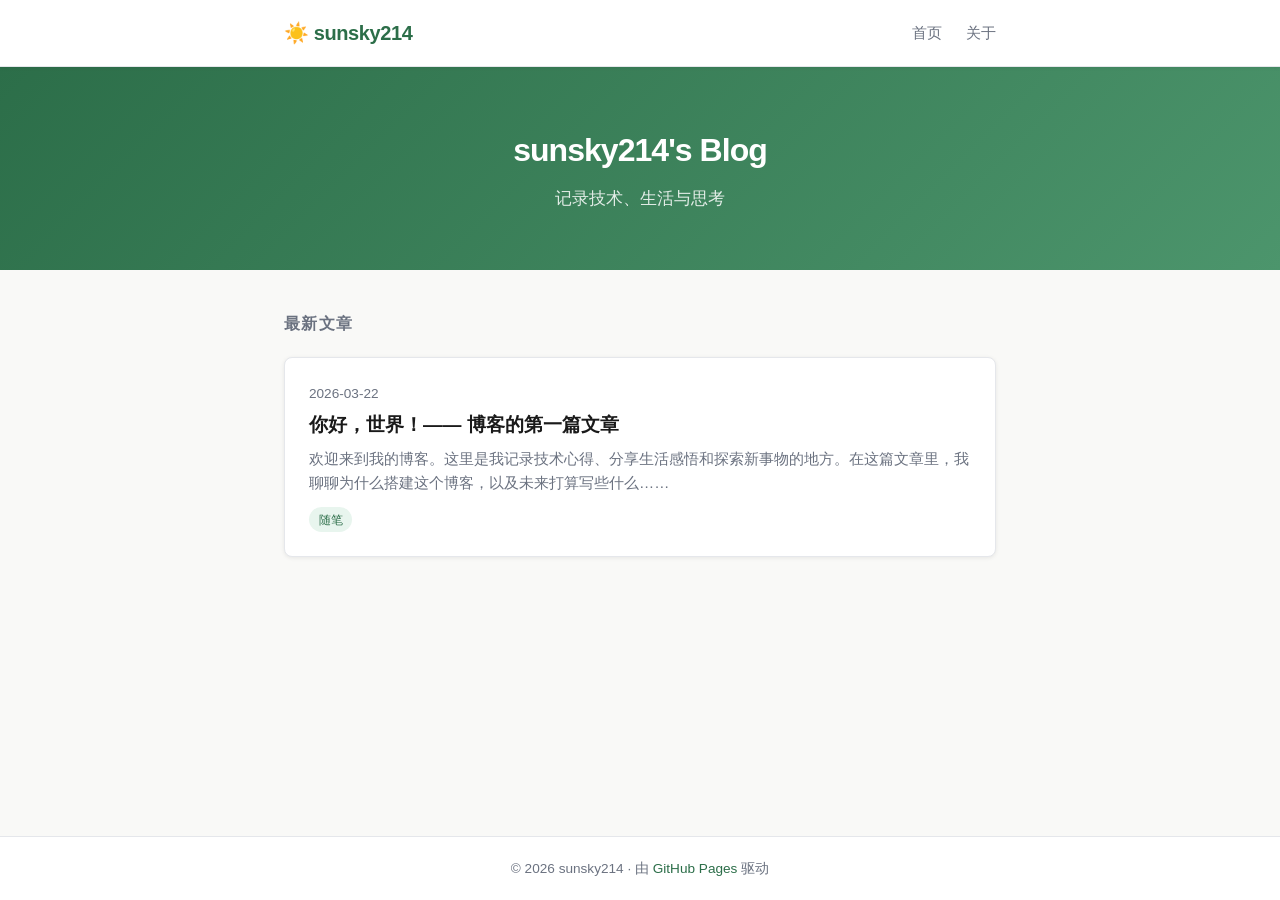
<file: index.html>
<!DOCTYPE html>
<html lang="zh-CN">
<head>
  <meta charset="UTF-8" />
  <meta name="viewport" content="width=device-width, initial-scale=1.0" />
  <meta name="description" content="sunsky214 的个人博客 — 记录技术、生活与思考。" />
  <title>sunsky214's Blog</title>
  <link rel="stylesheet" href="style.css" />
</head>
<body>
  <header class="site-header">
    <div class="container">
      <a class="site-title" href="index.html">☀️ sunsky214</a>
      <nav>
        <ul class="site-nav">
          <li><a href="index.html">首页</a></li>
          <li><a href="#about">关于</a></li>
        </ul>
      </nav>
    </div>
  </header>

  <section class="hero">
    <div class="container">
      <h1>sunsky214's Blog</h1>
      <p>记录技术、生活与思考</p>
    </div>
  </section>

  <main>
    <div class="container">
      <p class="section-heading">最新文章</p>
      <ul class="post-list">
        <li class="post-card">
          <p class="post-card-meta">2026-03-22</p>
          <h2 class="post-card-title">
            <a href="posts/hello-world.html">你好，世界！—— 博客的第一篇文章</a>
          </h2>
          <p class="post-card-excerpt">
            欢迎来到我的博客。这里是我记录技术心得、分享生活感悟和探索新事物的地方。在这篇文章里，我聊聊为什么搭建这个博客，以及未来打算写些什么……
          </p>
          <span class="post-card-tag">随笔</span>
        </li>
      </ul>
    </div>
  </main>

  <footer class="site-footer" id="about">
    <div class="container">
      <p>© 2026 sunsky214 · 由 <a href="https://pages.github.com" target="_blank" rel="noopener">GitHub Pages</a> 驱动</p>
    </div>
  </footer>
</body>
</html>
</file>
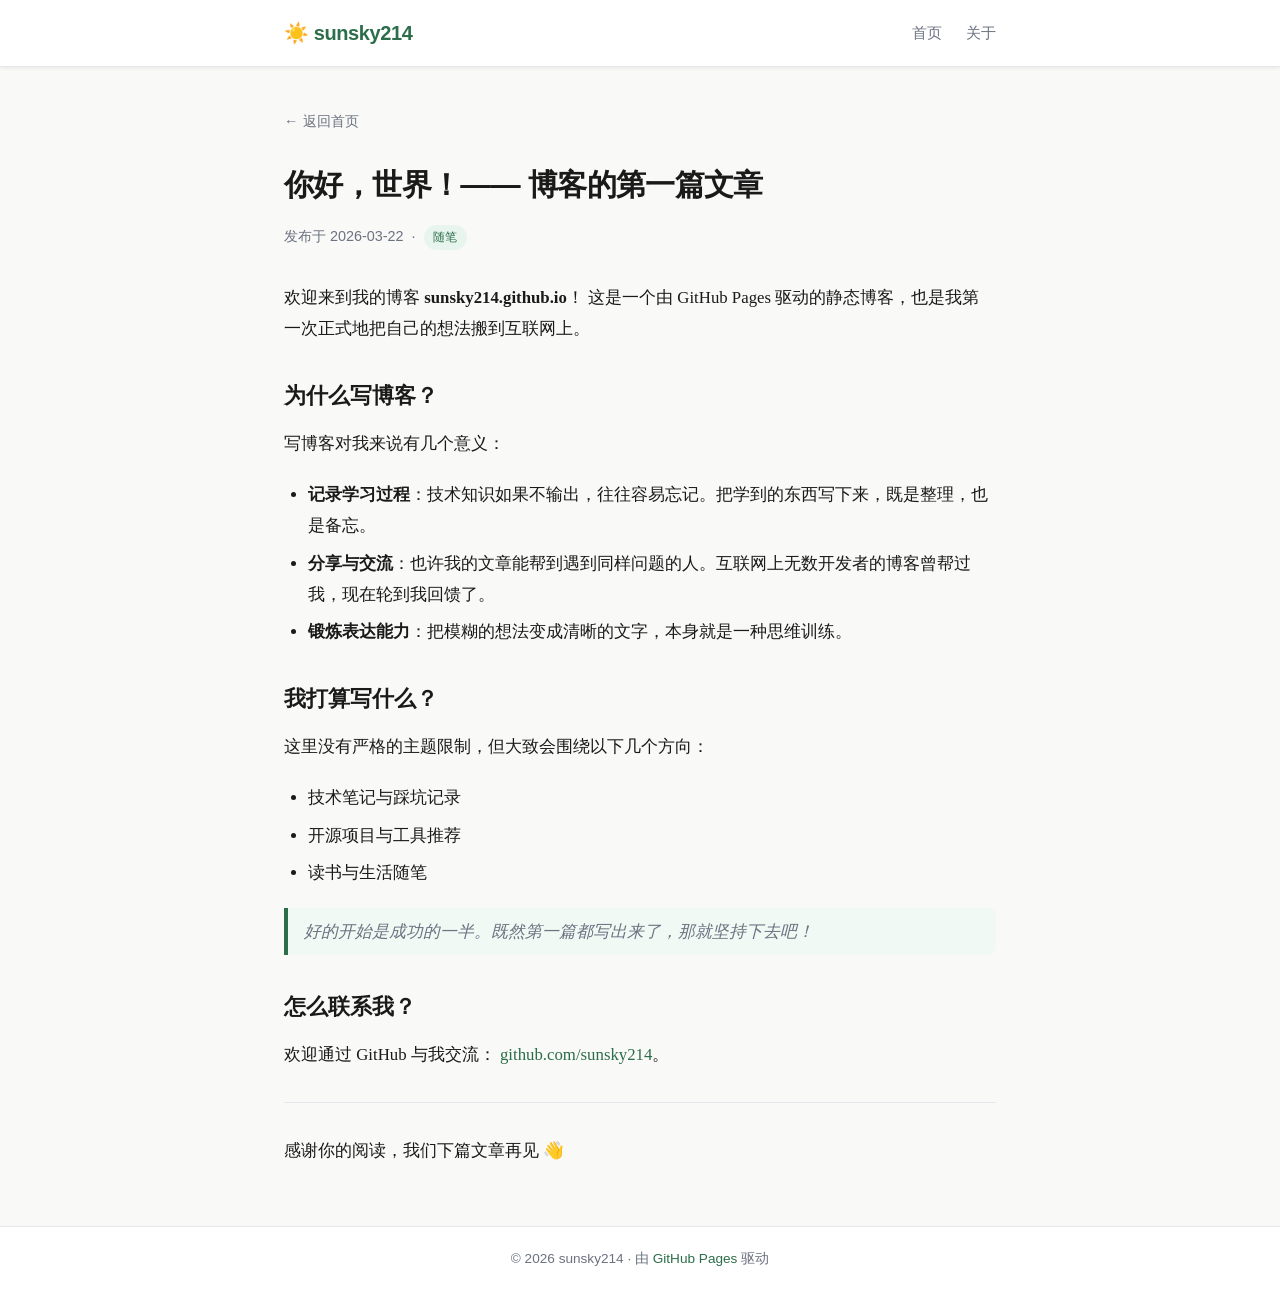
<file: posts/hello-world.html>
<!DOCTYPE html>
<html lang="zh-CN">
<head>
  <meta charset="UTF-8" />
  <meta name="viewport" content="width=device-width, initial-scale=1.0" />
  <meta name="description" content="你好，世界！—— sunsky214 博客的第一篇文章。" />
  <title>你好，世界！ · sunsky214's Blog</title>
  <link rel="stylesheet" href="../style.css" />
</head>
<body>
  <header class="site-header">
    <div class="container">
      <a class="site-title" href="../index.html">☀️ sunsky214</a>
      <nav>
        <ul class="site-nav">
          <li><a href="../index.html">首页</a></li>
          <li><a href="../index.html#about">关于</a></li>
        </ul>
      </nav>
    </div>
  </header>

  <main>
    <div class="container">
      <a class="back-link" href="../index.html">返回首页</a>

      <article>
        <header class="post-header">
          <h1>你好，世界！—— 博客的第一篇文章</h1>
          <p class="post-meta">发布于 2026-03-22 &nbsp;·&nbsp; <span class="post-card-tag">随笔</span></p>
        </header>

        <div class="post-body">
          <p>
            欢迎来到我的博客 <strong>sunsky214.github.io</strong>！
            这是一个由 GitHub Pages 驱动的静态博客，也是我第一次正式地把自己的想法搬到互联网上。
          </p>

          <h2>为什么写博客？</h2>
          <p>
            写博客对我来说有几个意义：
          </p>
          <ul>
            <li><strong>记录学习过程</strong>：技术知识如果不输出，往往容易忘记。把学到的东西写下来，既是整理，也是备忘。</li>
            <li><strong>分享与交流</strong>：也许我的文章能帮到遇到同样问题的人。互联网上无数开发者的博客曾帮过我，现在轮到我回馈了。</li>
            <li><strong>锻炼表达能力</strong>：把模糊的想法变成清晰的文字，本身就是一种思维训练。</li>
          </ul>

          <h2>我打算写什么？</h2>
          <p>
            这里没有严格的主题限制，但大致会围绕以下几个方向：
          </p>
          <ul>
            <li>技术笔记与踩坑记录</li>
            <li>开源项目与工具推荐</li>
            <li>读书与生活随笔</li>
          </ul>

          <blockquote>
            好的开始是成功的一半。既然第一篇都写出来了，那就坚持下去吧！
          </blockquote>

          <h2>怎么联系我？</h2>
          <p>
            欢迎通过 GitHub 与我交流：
            <a href="https://github.com/sunsky214" target="_blank" rel="noopener">github.com/sunsky214</a>。
          </p>

          <hr />

          <p>感谢你的阅读，我们下篇文章再见 👋</p>
        </div>
      </article>
    </div>
  </main>

  <footer class="site-footer">
    <div class="container">
      <p>© 2026 sunsky214 · 由 <a href="https://pages.github.com" target="_blank" rel="noopener">GitHub Pages</a> 驱动</p>
    </div>
  </footer>
</body>
</html>
</file>
<file: style.css>
/* Reset & Base */
*, *::before, *::after {
  box-sizing: border-box;
  margin: 0;
  padding: 0;
}

:root {
  --bg: #f9f9f7;
  --surface: #ffffff;
  --primary: #2c6e49;
  --primary-light: #4c956c;
  --text: #1a1a1a;
  --text-muted: #6b7280;
  --border: #e5e7eb;
  --shadow: 0 1px 4px rgba(0, 0, 0, 0.08);
  --radius: 8px;
  --font-sans: "Segoe UI", "PingFang SC", "Hiragino Sans GB", "Microsoft YaHei", sans-serif;
  --font-serif: Georgia, "Noto Serif SC", serif;
}

html {
  font-size: 16px;
  scroll-behavior: smooth;
}

body {
  background: var(--bg);
  color: var(--text);
  font-family: var(--font-sans);
  line-height: 1.7;
  min-height: 100vh;
  display: flex;
  flex-direction: column;
}

a {
  color: var(--primary);
  text-decoration: none;
  transition: color 0.2s;
}

a:hover {
  color: var(--primary-light);
  text-decoration: underline;
}

/* Layout */
.container {
  max-width: 760px;
  margin: 0 auto;
  padding: 0 1.5rem;
  width: 100%;
}

/* Header / Site Nav */
.site-header {
  background: var(--surface);
  border-bottom: 1px solid var(--border);
  padding: 1rem 0;
  position: sticky;
  top: 0;
  z-index: 100;
  box-shadow: var(--shadow);
}

.site-header .container {
  display: flex;
  align-items: center;
  justify-content: space-between;
  gap: 1rem;
}

.site-title {
  font-size: 1.25rem;
  font-weight: 700;
  color: var(--primary);
  letter-spacing: -0.02em;
}

.site-title:hover {
  text-decoration: none;
  color: var(--primary-light);
}

.site-nav {
  display: flex;
  gap: 1.5rem;
  list-style: none;
}

.site-nav a {
  color: var(--text-muted);
  font-size: 0.95rem;
}

.site-nav a:hover {
  color: var(--primary);
  text-decoration: none;
}

/* Hero banner (index only) */
.hero {
  background: linear-gradient(135deg, var(--primary) 0%, var(--primary-light) 100%);
  color: #fff;
  padding: 3.5rem 0;
  text-align: center;
}

.hero h1 {
  font-size: 2rem;
  font-weight: 800;
  margin-bottom: 0.5rem;
  letter-spacing: -0.03em;
}

.hero p {
  font-size: 1.05rem;
  opacity: 0.85;
}

/* Main content */
main {
  flex: 1;
  padding: 2.5rem 0;
}

/* Post list */
.post-list {
  list-style: none;
  display: flex;
  flex-direction: column;
  gap: 1.5rem;
}

.post-card {
  background: var(--surface);
  border: 1px solid var(--border);
  border-radius: var(--radius);
  padding: 1.5rem;
  box-shadow: var(--shadow);
  transition: box-shadow 0.2s, transform 0.2s;
}

.post-card:hover {
  box-shadow: 0 4px 16px rgba(0, 0, 0, 0.1);
  transform: translateY(-2px);
}

.post-card-meta {
  font-size: 0.85rem;
  color: var(--text-muted);
  margin-bottom: 0.4rem;
}

.post-card-title {
  font-size: 1.2rem;
  font-weight: 700;
  margin-bottom: 0.5rem;
  color: var(--text);
  line-height: 1.4;
}

.post-card-title a {
  color: inherit;
}

.post-card-title a:hover {
  color: var(--primary);
  text-decoration: none;
}

.post-card-excerpt {
  color: var(--text-muted);
  font-size: 0.95rem;
  line-height: 1.6;
}

.post-card-tag {
  display: inline-block;
  background: #e8f5ee;
  color: var(--primary);
  font-size: 0.75rem;
  padding: 0.15rem 0.6rem;
  border-radius: 99px;
  margin-top: 0.75rem;
  font-weight: 500;
}

/* Individual post page */
.post-header {
  margin-bottom: 2rem;
}

.post-header h1 {
  font-size: 1.9rem;
  font-weight: 800;
  line-height: 1.3;
  letter-spacing: -0.02em;
  margin-bottom: 0.5rem;
}

.post-meta {
  color: var(--text-muted);
  font-size: 0.9rem;
}

.post-body {
  font-family: var(--font-serif);
  font-size: 1.05rem;
  line-height: 1.85;
  color: var(--text);
}

.post-body h2 {
  font-size: 1.35rem;
  font-weight: 700;
  margin: 2rem 0 0.75rem;
  color: var(--text);
  font-family: var(--font-sans);
}

.post-body h3 {
  font-size: 1.1rem;
  font-weight: 600;
  margin: 1.5rem 0 0.5rem;
  font-family: var(--font-sans);
}

.post-body p {
  margin-bottom: 1.25rem;
}

.post-body ul, .post-body ol {
  margin: 0 0 1.25rem 1.5rem;
}

.post-body li {
  margin-bottom: 0.4rem;
}

.post-body blockquote {
  border-left: 4px solid var(--primary);
  padding: 0.5rem 1rem;
  margin: 1.25rem 0;
  color: var(--text-muted);
  font-style: italic;
  background: #f0f9f4;
  border-radius: 0 var(--radius) var(--radius) 0;
}

.post-body code {
  background: #f3f4f6;
  padding: 0.15em 0.4em;
  border-radius: 4px;
  font-size: 0.9em;
  font-family: "Fira Code", "Consolas", monospace;
}

.post-body pre {
  background: #1e1e2e;
  color: #cdd6f4;
  padding: 1.25rem;
  border-radius: var(--radius);
  overflow-x: auto;
  margin-bottom: 1.25rem;
  font-size: 0.9rem;
}

.post-body pre code {
  background: none;
  padding: 0;
  color: inherit;
}

.post-body hr {
  border: none;
  border-top: 1px solid var(--border);
  margin: 2rem 0;
}

/* Back link */
.back-link {
  display: inline-flex;
  align-items: center;
  gap: 0.3rem;
  font-size: 0.9rem;
  color: var(--text-muted);
  margin-bottom: 2rem;
}

.back-link:hover {
  color: var(--primary);
  text-decoration: none;
}

.back-link::before {
  content: "←";
}

/* Footer */
.site-footer {
  background: var(--surface);
  border-top: 1px solid var(--border);
  padding: 1.25rem 0;
  text-align: center;
  font-size: 0.85rem;
  color: var(--text-muted);
}

/* Section heading */
.section-heading {
  font-size: 1rem;
  font-weight: 600;
  color: var(--text-muted);
  text-transform: uppercase;
  letter-spacing: 0.08em;
  margin-bottom: 1.25rem;
}

/* Responsive */
@media (max-width: 600px) {
  .hero h1 {
    font-size: 1.5rem;
  }

  .post-header h1 {
    font-size: 1.5rem;
  }

  .site-nav {
    gap: 1rem;
  }
}
</file>
